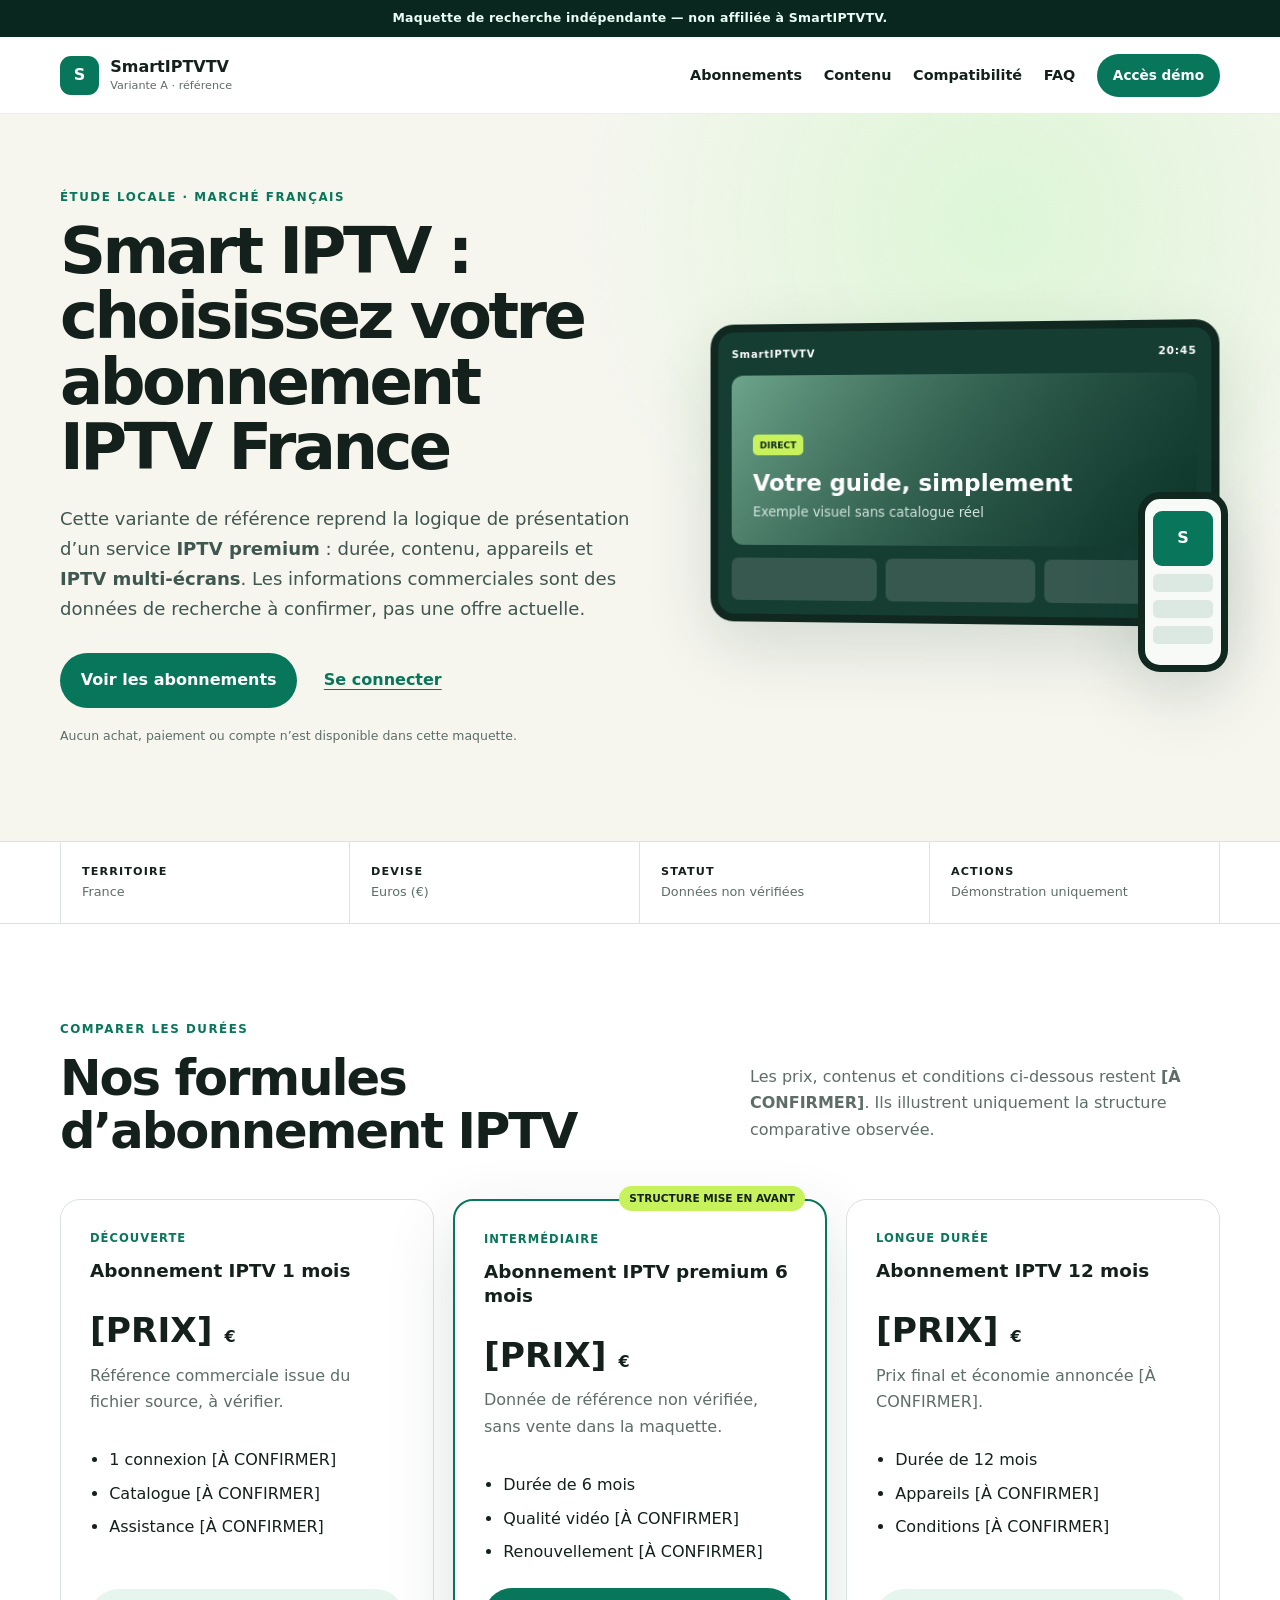
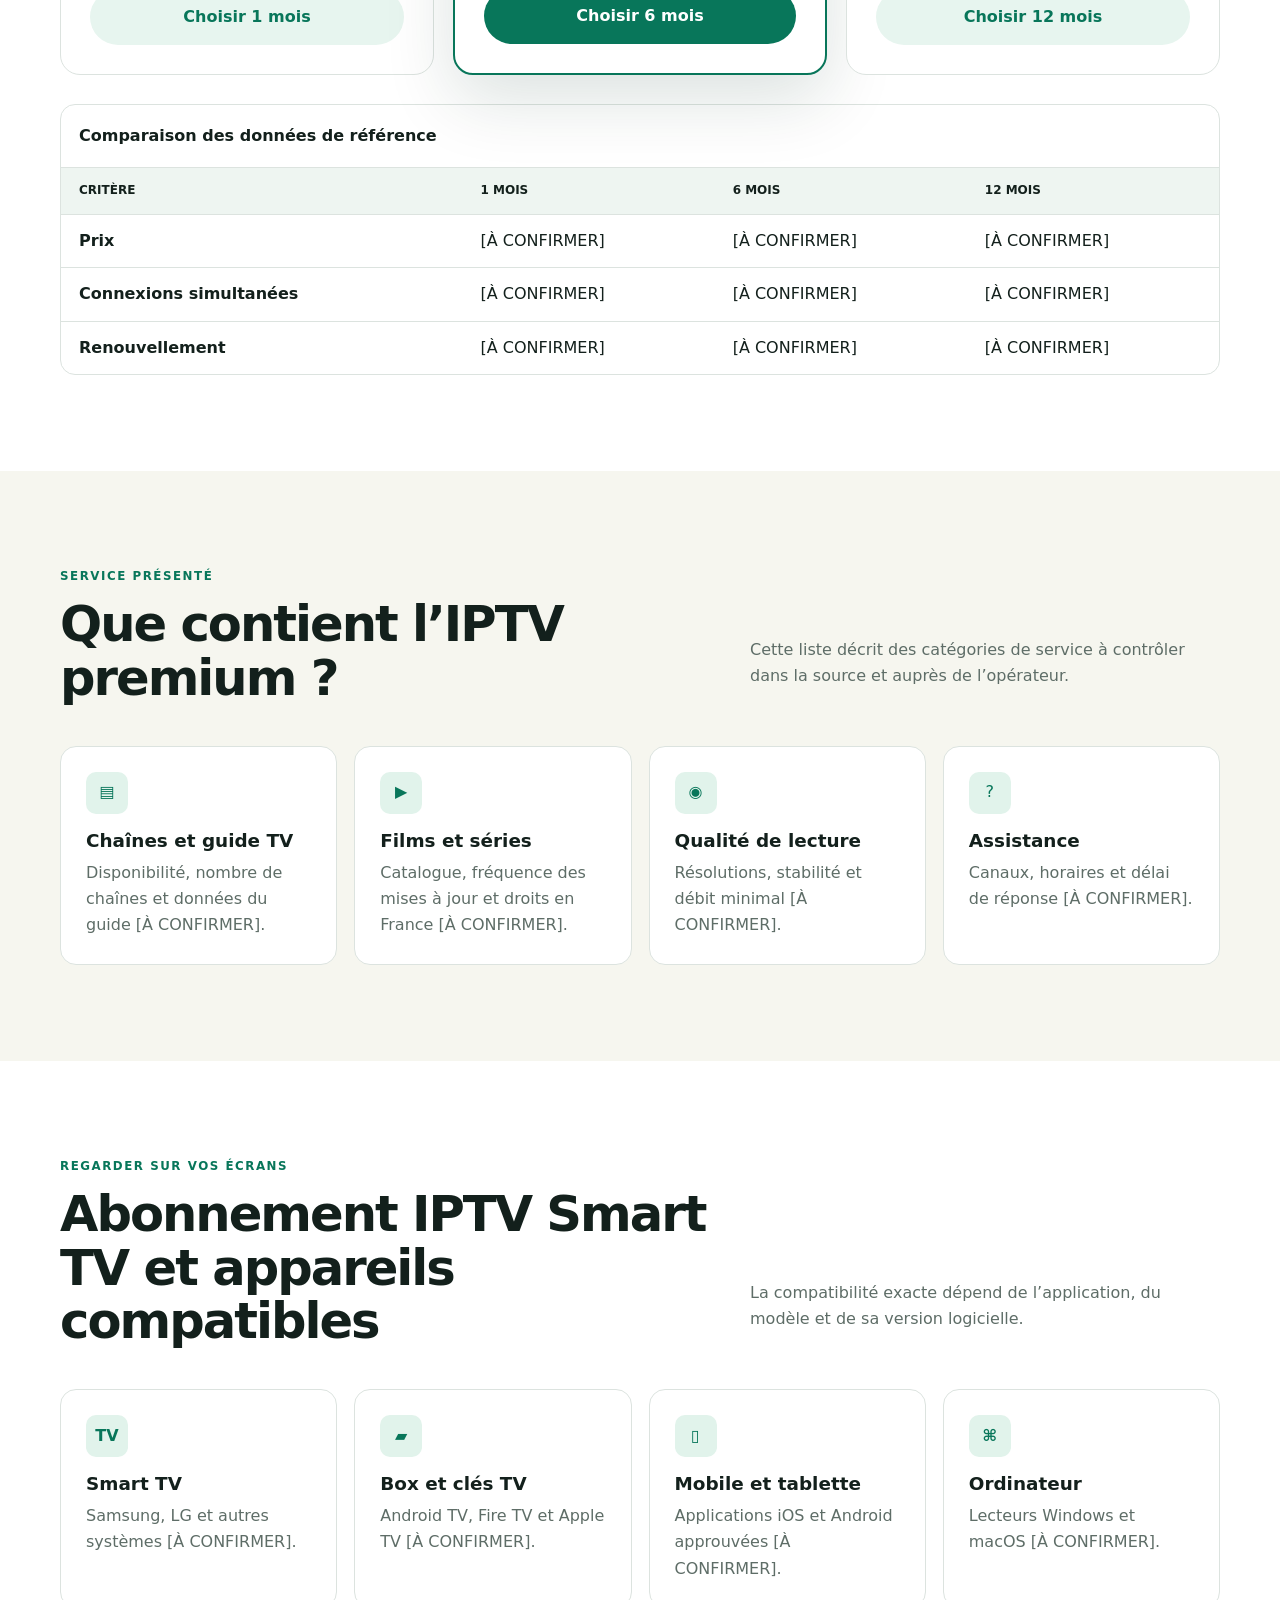
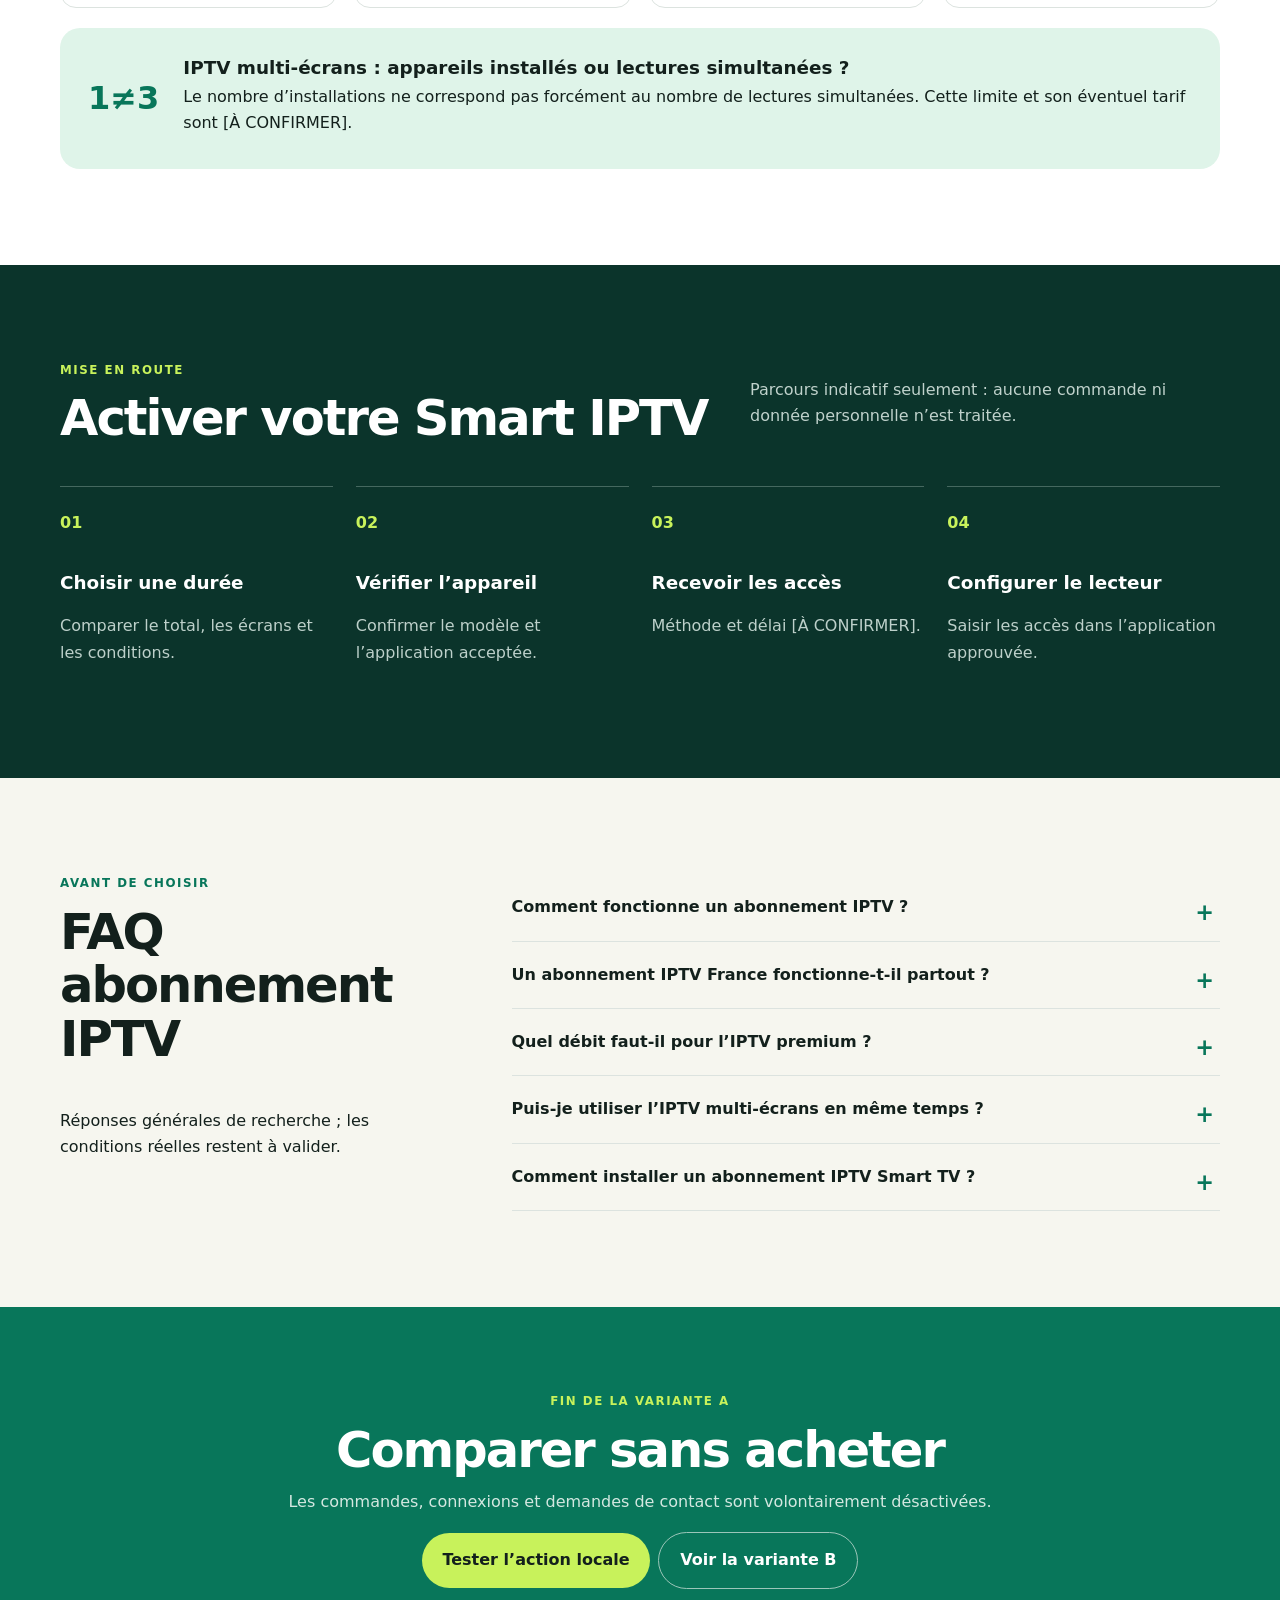
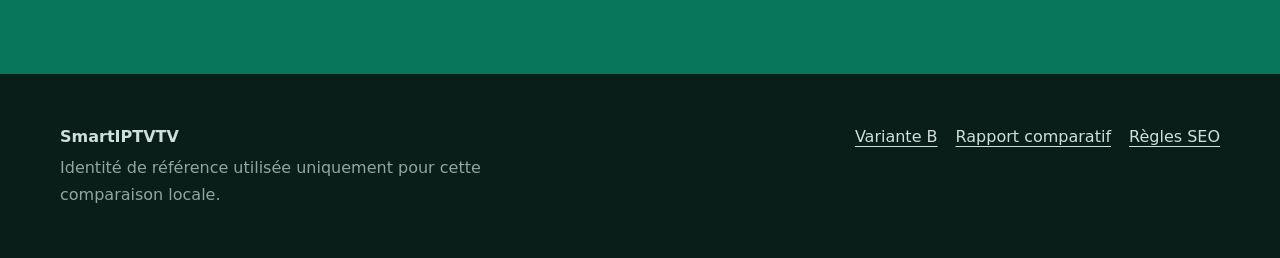
<file: index.html>
<!doctype html>
<html lang="fr-FR">
<head>
  <meta charset="utf-8">
  <meta name="viewport" content="width=device-width, initial-scale=1">
  <meta name="robots" content="noindex, nofollow">
  <title>Smart IPTV : abonnement IPTV France | SmartIPTVTV — maquette</title>
  <meta name="description" content="Maquette locale SmartIPTVTV : comparez un abonnement IPTV, l’IPTV premium, les appareils Smart TV et les options IPTV multi-écrans.">
  <link rel="stylesheet" href="styles.css">
  <script src="script.js" defer></script>
</head>
<body data-variant="reference">
  <a class="skip-link" href="#contenu">Aller au contenu</a>
  <div class="research-banner" role="note">Maquette de recherche indépendante — non affiliée à SmartIPTVTV.</div>
  <header class="site-header">
    <nav class="nav shell" aria-label="Navigation principale">
      <a class="brand" href="#accueil"><span class="brand-mark" aria-hidden="true">S</span><span><strong>SmartIPTVTV</strong><small>Variante A · référence</small></span></a>
      <button class="nav-toggle" type="button" aria-expanded="false" aria-controls="navigation"><span class="sr-only">Ouvrir le menu</span><span aria-hidden="true"></span></button>
      <div class="nav-links" id="navigation"><a href="#offres">Abonnements</a><a href="#contenu-abonnement">Contenu</a><a href="#compatibilite">Compatibilité</a><a href="#faq">FAQ</a><button class="button button-small" type="button" data-demo-action>Accès démo</button></div>
    </nav>
  </header>

  <main id="contenu">
    <section class="hero" id="accueil">
      <div class="shell hero-grid">
        <div>
          <p class="eyebrow">Étude locale · marché français</p>
          <h1>Smart IPTV : choisissez votre abonnement IPTV France</h1>
          <p class="lede">Cette variante de référence reprend la logique de présentation d’un service <strong>IPTV premium</strong> : durée, contenu, appareils et <strong>IPTV multi-écrans</strong>. Les informations commerciales sont des données de recherche à confirmer, pas une offre actuelle.</p>
          <div class="actions"><a class="button" href="#offres">Voir les abonnements</a><button class="text-button" type="button" data-demo-action>Se connecter</button></div>
          <p class="microcopy">Aucun achat, paiement ou compte n’est disponible dans cette maquette.</p>
        </div>
        <div class="device-stage" role="img" aria-label="Guide Smart IPTV affiché sur un téléviseur et un téléphone">
          <div class="screen"><div class="screen-bar"><span>SmartIPTVTV</span><span>20:45</span></div><div class="screen-feature"><span class="live">DIRECT</span><strong>Votre guide, simplement</strong><small>Exemple visuel sans catalogue réel</small></div><div class="tiles"><i></i><i></i><i></i></div></div>
          <div class="phone" aria-hidden="true"><b>S</b><i></i><i></i><i></i></div>
        </div>
      </div>
    </section>

    <section class="fact-strip" aria-label="Contexte de recherche"><div class="shell fact-grid"><p><strong>Territoire</strong><span>France</span></p><p><strong>Devise</strong><span>Euros (€)</span></p><p><strong>Statut</strong><span>Données non vérifiées</span></p><p><strong>Actions</strong><span>Démonstration uniquement</span></p></div></section>

    <section class="section" id="offres">
      <div class="shell">
        <div class="section-heading"><div><p class="eyebrow">Comparer les durées</p><h2>Nos formules d’abonnement IPTV</h2></div><p>Les prix, contenus et conditions ci-dessous restent <strong>[À CONFIRMER]</strong>. Ils illustrent uniquement la structure comparative observée.</p></div>
        <div class="plan-grid">
          <article class="plan"><p class="plan-label">Découverte</p><h3>Abonnement IPTV 1 mois</h3><p class="price">[PRIX] <span>€</span></p><p>Référence commerciale issue du fichier source, à vérifier.</p><ul><li>1 connexion [À CONFIRMER]</li><li>Catalogue [À CONFIRMER]</li><li>Assistance [À CONFIRMER]</li></ul><button class="button button-secondary" type="button" data-demo-action>Choisir 1 mois</button></article>
          <article class="plan plan-featured"><p class="badge">Structure mise en avant</p><p class="plan-label">Intermédiaire</p><h3>Abonnement IPTV premium 6 mois</h3><p class="price">[PRIX] <span>€</span></p><p>Donnée de référence non vérifiée, sans vente dans la maquette.</p><ul><li>Durée de 6 mois</li><li>Qualité vidéo [À CONFIRMER]</li><li>Renouvellement [À CONFIRMER]</li></ul><button class="button" type="button" data-demo-action>Choisir 6 mois</button></article>
          <article class="plan"><p class="plan-label">Longue durée</p><h3>Abonnement IPTV 12 mois</h3><p class="price">[PRIX] <span>€</span></p><p>Prix final et économie annoncée [À CONFIRMER].</p><ul><li>Durée de 12 mois</li><li>Appareils [À CONFIRMER]</li><li>Conditions [À CONFIRMER]</li></ul><button class="button button-secondary" type="button" data-demo-action>Choisir 12 mois</button></article>
        </div>
        <div class="table-wrap" tabindex="0"><table><caption>Comparaison des données de référence</caption><thead><tr><th scope="col">Critère</th><th scope="col">1 mois</th><th scope="col">6 mois</th><th scope="col">12 mois</th></tr></thead><tbody><tr><th scope="row">Prix</th><td>[À CONFIRMER]</td><td>[À CONFIRMER]</td><td>[À CONFIRMER]</td></tr><tr><th scope="row">Connexions simultanées</th><td>[À CONFIRMER]</td><td>[À CONFIRMER]</td><td>[À CONFIRMER]</td></tr><tr><th scope="row">Renouvellement</th><td>[À CONFIRMER]</td><td>[À CONFIRMER]</td><td>[À CONFIRMER]</td></tr></tbody></table></div>
      </div>
    </section>

    <section class="section soft" id="contenu-abonnement"><div class="shell"><div class="section-heading"><div><p class="eyebrow">Service présenté</p><h2>Que contient l’IPTV premium ?</h2></div><p>Cette liste décrit des catégories de service à contrôler dans la source et auprès de l’opérateur.</p></div><div class="feature-grid"><article><span aria-hidden="true">▤</span><h3>Chaînes et guide TV</h3><p>Disponibilité, nombre de chaînes et données du guide [À CONFIRMER].</p></article><article><span aria-hidden="true">▶</span><h3>Films et séries</h3><p>Catalogue, fréquence des mises à jour et droits en France [À CONFIRMER].</p></article><article><span aria-hidden="true">◉</span><h3>Qualité de lecture</h3><p>Résolutions, stabilité et débit minimal [À CONFIRMER].</p></article><article><span aria-hidden="true">?</span><h3>Assistance</h3><p>Canaux, horaires et délai de réponse [À CONFIRMER].</p></article></div></div></section>

    <section class="section" id="compatibilite"><div class="shell"><div class="section-heading"><div><p class="eyebrow">Regarder sur vos écrans</p><h2>Abonnement IPTV Smart TV et appareils compatibles</h2></div><p>La compatibilité exacte dépend de l’application, du modèle et de sa version logicielle.</p></div><div class="device-grid"><article><b aria-hidden="true">TV</b><h3>Smart TV</h3><p>Samsung, LG et autres systèmes [À CONFIRMER].</p></article><article><b aria-hidden="true">▰</b><h3>Box et clés TV</h3><p>Android TV, Fire TV et Apple TV [À CONFIRMER].</p></article><article><b aria-hidden="true">▯</b><h3>Mobile et tablette</h3><p>Applications iOS et Android approuvées [À CONFIRMER].</p></article><article><b aria-hidden="true">⌘</b><h3>Ordinateur</h3><p>Lecteurs Windows et macOS [À CONFIRMER].</p></article></div><aside class="notice"><span class="notice-number">1≠3</span><div><h3>IPTV multi-écrans : appareils installés ou lectures simultanées ?</h3><p>Le nombre d’installations ne correspond pas forcément au nombre de lectures simultanées. Cette limite et son éventuel tarif sont [À CONFIRMER].</p></div></aside></div></section>

    <section class="section dark"><div class="shell"><div class="section-heading light"><div><p class="eyebrow">Mise en route</p><h2>Activer votre Smart IPTV</h2></div><p>Parcours indicatif seulement : aucune commande ni donnée personnelle n’est traitée.</p></div><ol class="steps"><li><span>01</span><h3>Choisir une durée</h3><p>Comparer le total, les écrans et les conditions.</p></li><li><span>02</span><h3>Vérifier l’appareil</h3><p>Confirmer le modèle et l’application acceptée.</p></li><li><span>03</span><h3>Recevoir les accès</h3><p>Méthode et délai [À CONFIRMER].</p></li><li><span>04</span><h3>Configurer le lecteur</h3><p>Saisir les accès dans l’application approuvée.</p></li></ol></div></section>

    <section class="section soft" id="faq"><div class="shell faq-layout"><div><p class="eyebrow">Avant de choisir</p><h2>FAQ abonnement IPTV</h2><p>Réponses générales de recherche ; les conditions réelles restent à valider.</p></div><div class="faq-list"><details><summary>Comment fonctionne un abonnement IPTV ?</summary><p>Il fournit des accès à utiliser avec un lecteur compatible connecté à internet. Le mode de livraison et l’application sont [À CONFIRMER].</p></details><details><summary>Un abonnement IPTV France fonctionne-t-il partout ?</summary><p>La disponibilité géographique, les droits de contenu et les restrictions sont [À CONFIRMER].</p></details><details><summary>Quel débit faut-il pour l’IPTV premium ?</summary><p>Les débits recommandés par résolution sont [À CONFIRMER]. Une connexion stable reste indispensable.</p></details><details><summary>Puis-je utiliser l’IPTV multi-écrans en même temps ?</summary><p>Le nombre de flux simultanés dépend de la formule et doit être confirmé séparément du nombre d’appareils installés.</p></details><details><summary>Comment installer un abonnement IPTV Smart TV ?</summary><p>Vérifiez d’abord le modèle, puis installez uniquement l’application approuvée. Les instructions exactes sont [À CONFIRMER].</p></details></div></div></section>

    <section class="final-cta"><div class="shell"><p class="eyebrow">Fin de la variante A</p><h2>Comparer sans acheter</h2><p>Les commandes, connexions et demandes de contact sont volontairement désactivées.</p><button class="button button-light" type="button" data-demo-action>Tester l’action locale</button><a class="button button-outline" href="experimental.html">Voir la variante B</a></div></section>
  </main>
  <footer><div class="shell footer-row"><div><strong>SmartIPTVTV</strong><p>Identité de référence utilisée uniquement pour cette comparaison locale.</p></div><div><a href="experimental.html">Variante B</a><a href="COMPARISON_REPORT.md">Rapport comparatif</a><a href="SEO_RULES.md">Règles SEO</a></div></div></footer>
  <div class="demo-toast" role="status" aria-live="polite" hidden>Action désactivée : maquette locale, aucune donnée transmise.</div>
</body>
</html>
</file>
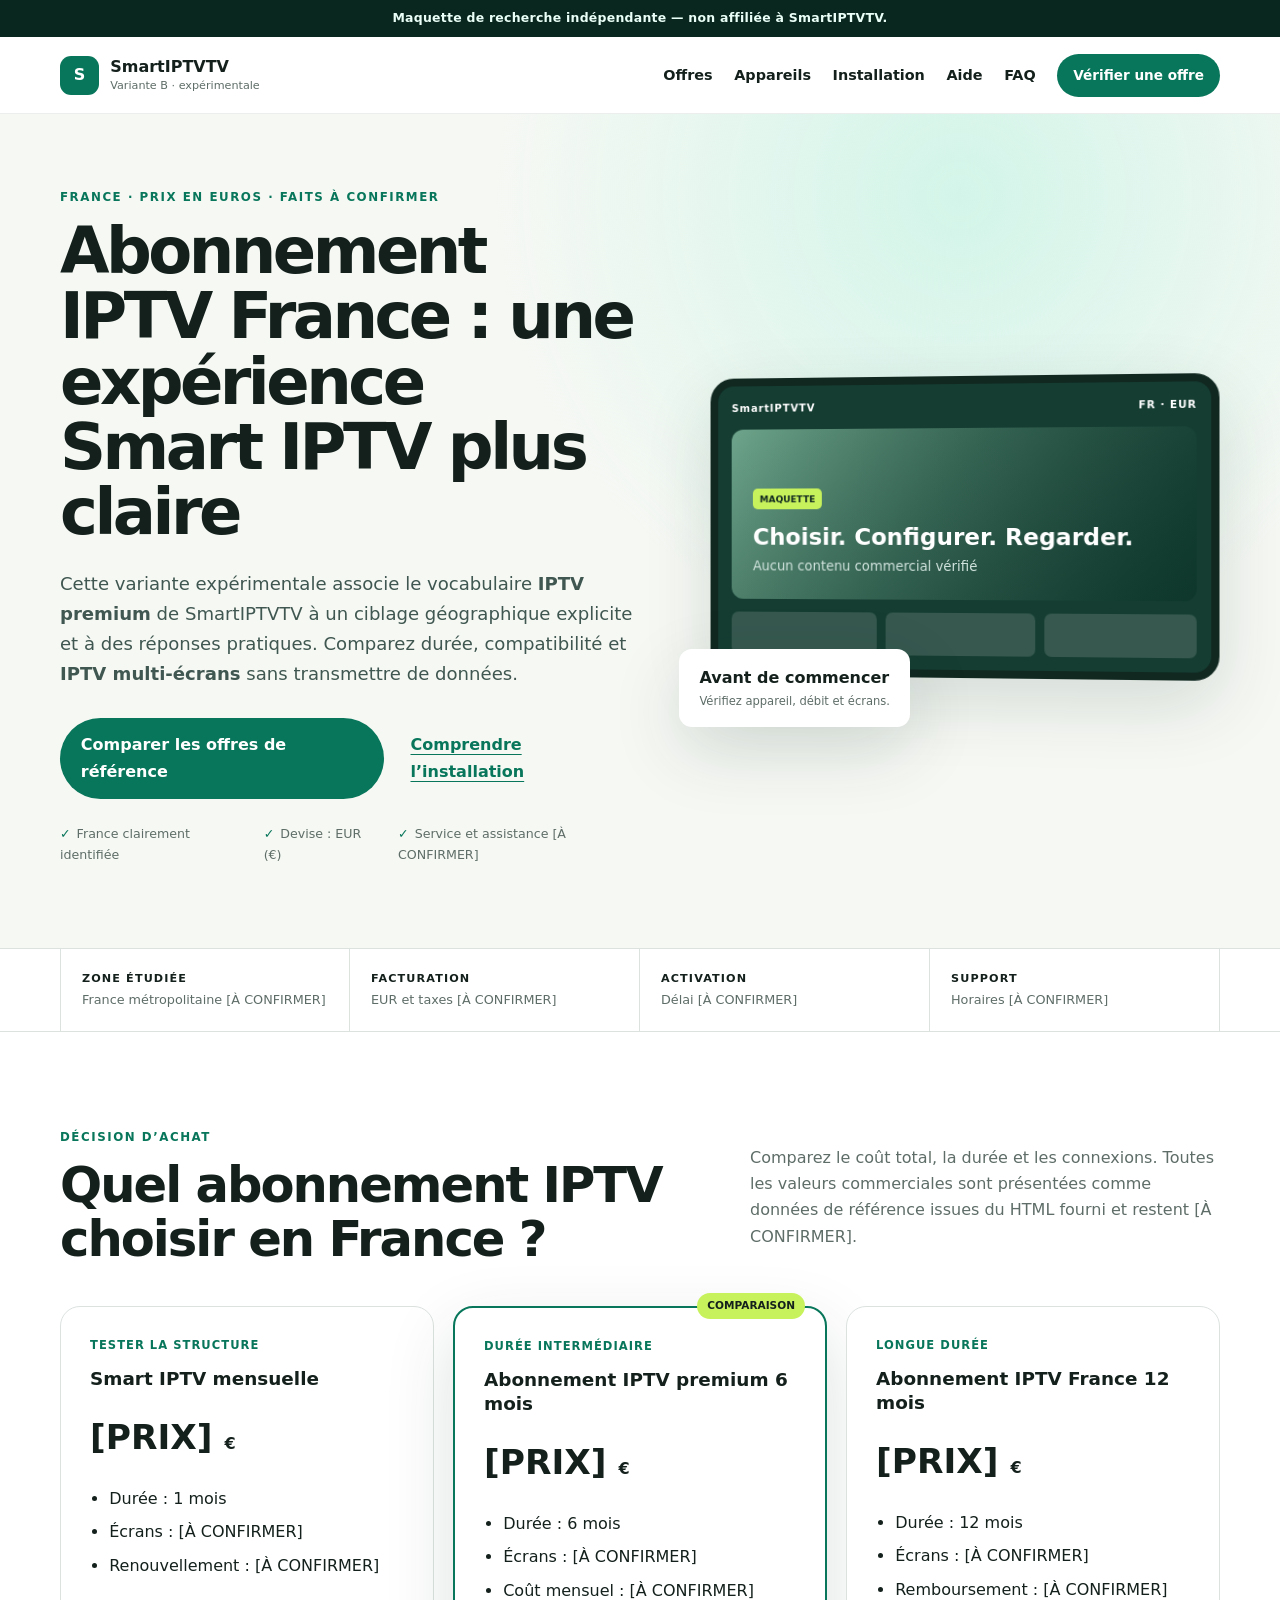
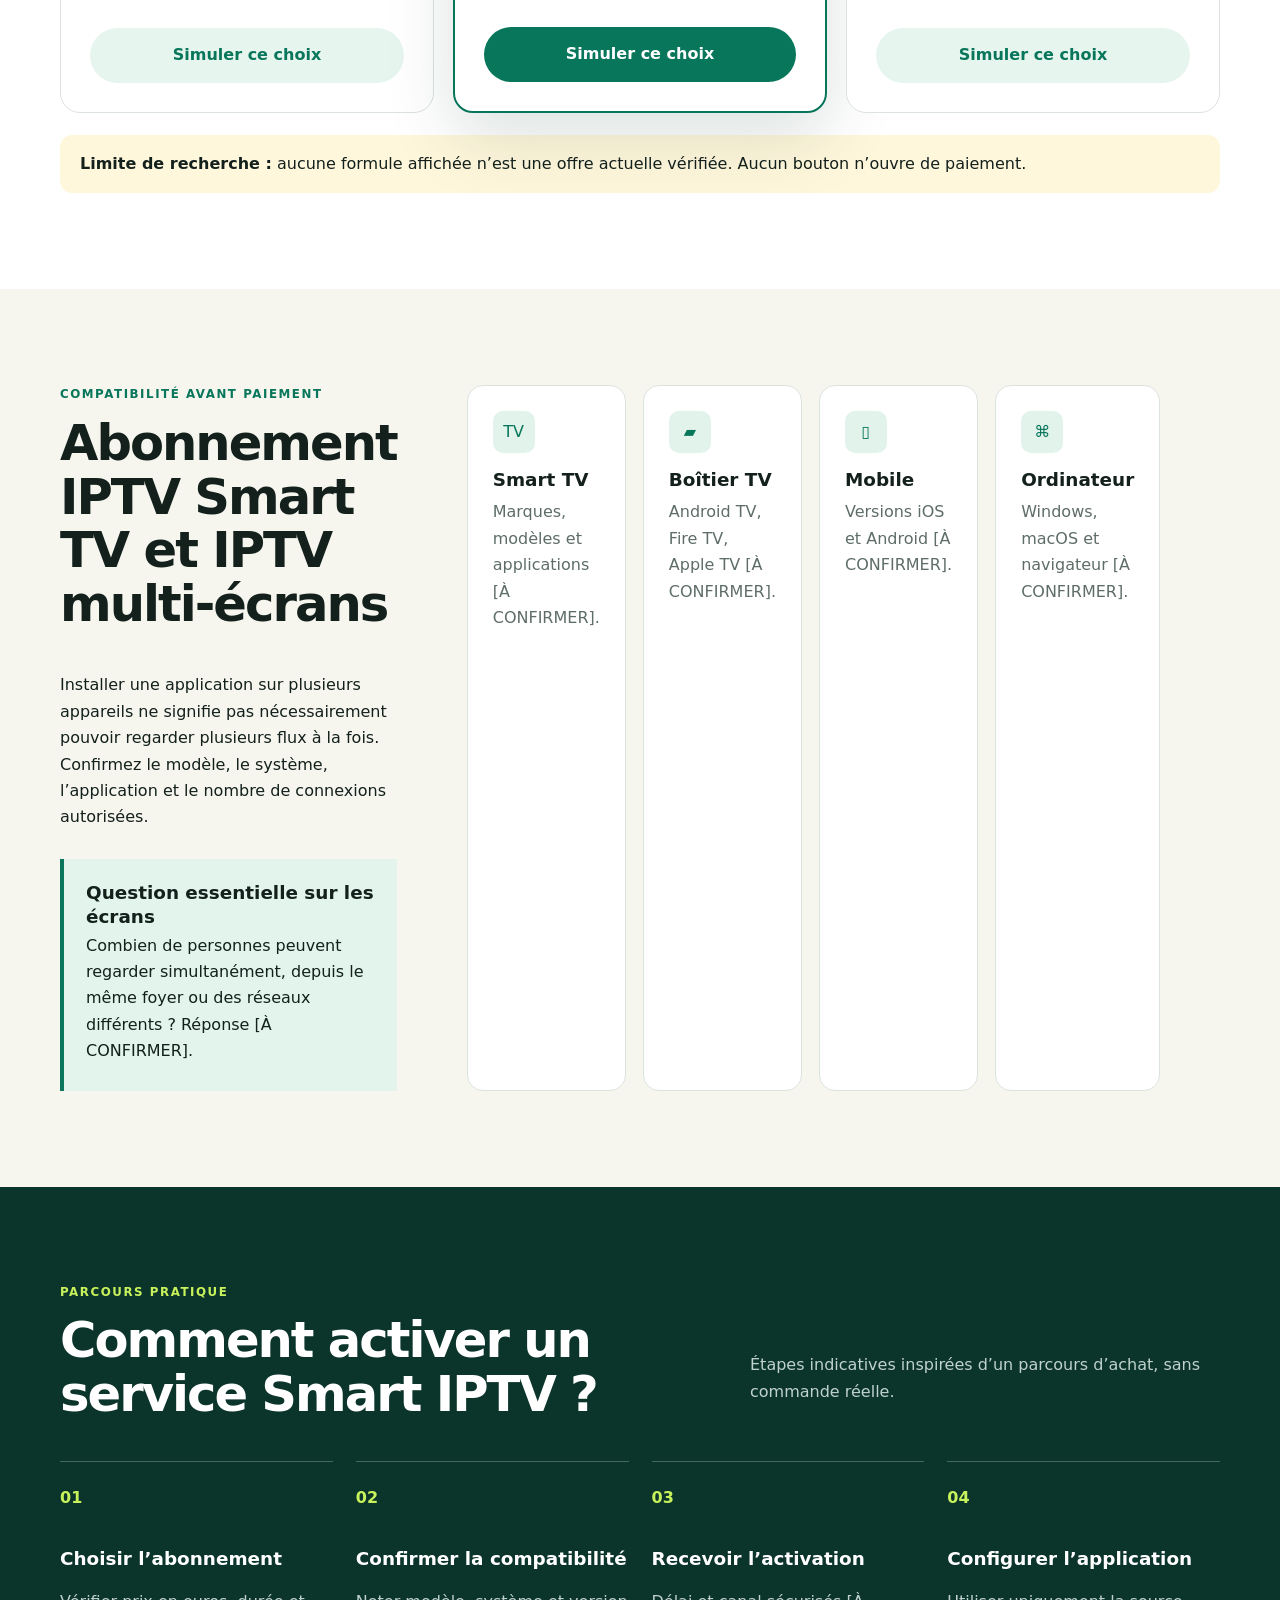
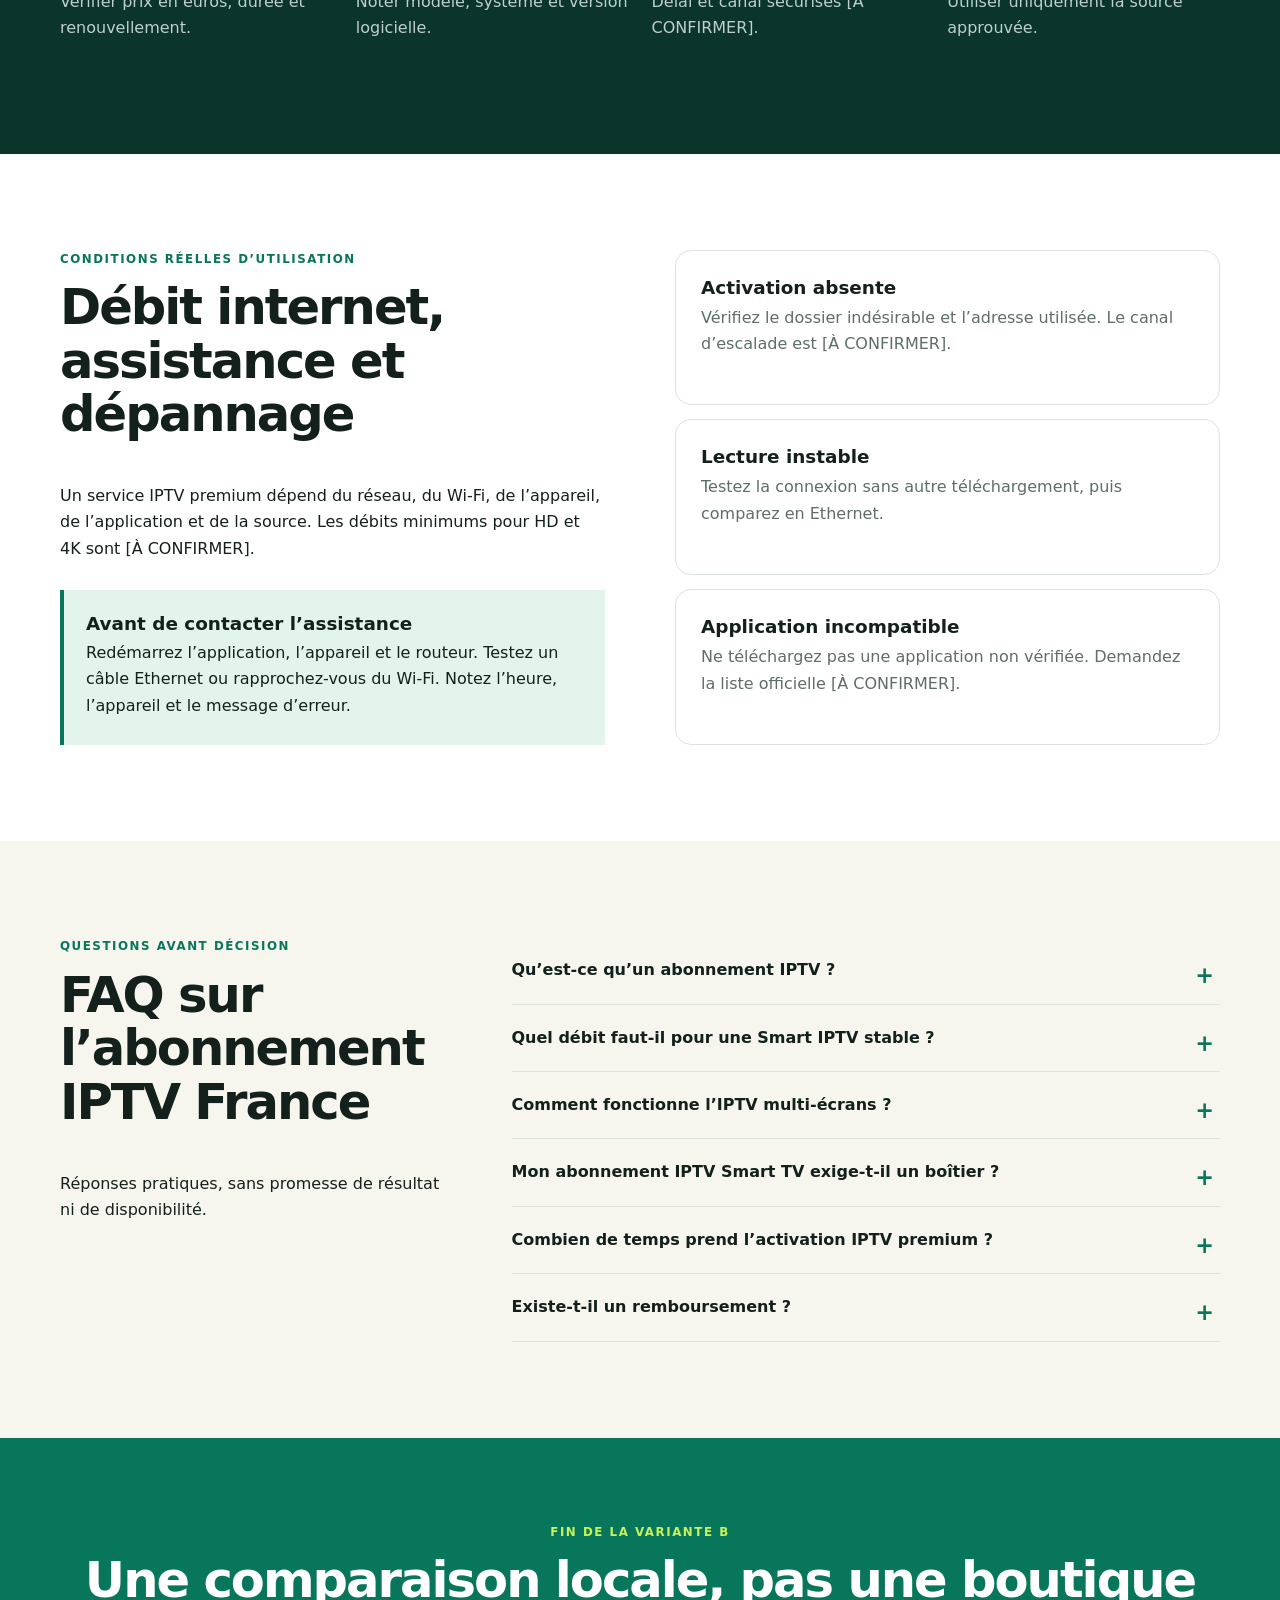
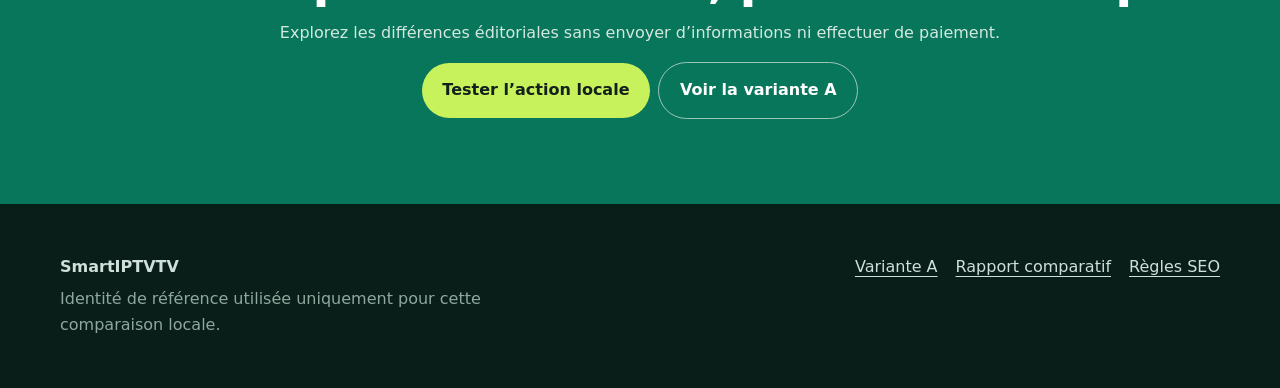
<file: experimental.html>
<!doctype html>
<html lang="fr-FR">
<head>
  <meta charset="utf-8">
  <meta name="viewport" content="width=device-width, initial-scale=1">
  <meta name="robots" content="noindex, nofollow">
  <title>Abonnement IPTV France et Smart IPTV | SmartIPTVTV — étude</title>
  <meta name="description" content="Étude locale SmartIPTVTV d’un abonnement IPTV France : offres IPTV premium, compatibilité Smart TV, IPTV multi-écrans, installation et dépannage.">
  <link rel="stylesheet" href="styles.css">
  <script src="script.js" defer></script>
</head>
<body data-variant="experimental">
  <a class="skip-link" href="#contenu">Aller au contenu</a>
  <div class="research-banner" role="note">Maquette de recherche indépendante — non affiliée à SmartIPTVTV.</div>
  <header class="site-header"><nav class="nav shell" aria-label="Navigation principale"><a class="brand" href="#accueil"><span class="brand-mark" aria-hidden="true">S</span><span><strong>SmartIPTVTV</strong><small>Variante B · expérimentale</small></span></a><button class="nav-toggle" type="button" aria-expanded="false" aria-controls="navigation"><span class="sr-only">Ouvrir le menu</span><span aria-hidden="true"></span></button><div class="nav-links" id="navigation"><a href="#offres">Offres</a><a href="#appareils">Appareils</a><a href="#installation">Installation</a><a href="#aide">Aide</a><a href="#faq">FAQ</a><button class="button button-small" type="button" data-demo-action>Vérifier une offre</button></div></nav></header>

  <main id="contenu">
    <section class="hero hero-experiment" id="accueil"><div class="shell hero-grid"><div><p class="eyebrow">France · prix en euros · faits à confirmer</p><h1>Abonnement IPTV France : une expérience Smart IPTV plus claire</h1><p class="lede">Cette variante expérimentale associe le vocabulaire <strong>IPTV premium</strong> de SmartIPTVTV à un ciblage géographique explicite et à des réponses pratiques. Comparez durée, compatibilité et <strong>IPTV multi-écrans</strong> sans transmettre de données.</p><div class="actions"><a class="button" href="#offres">Comparer les offres de référence</a><a class="text-button" href="#installation">Comprendre l’installation</a></div><ul class="hero-points"><li>France clairement identifiée</li><li>Devise : EUR (€)</li><li>Service et assistance [À CONFIRMER]</li></ul></div><div class="device-stage" role="img" aria-label="Interface IPTV premium sur une Smart TV en France"><div class="screen"><div class="screen-bar"><span>SmartIPTVTV</span><span>FR · EUR</span></div><div class="screen-feature"><span class="live">MAQUETTE</span><strong>Choisir. Configurer. Regarder.</strong><small>Aucun contenu commercial vérifié</small></div><div class="tiles"><i></i><i></i><i></i></div></div><div class="research-card"><strong>Avant de commencer</strong><span>Vérifiez appareil, débit et écrans.</span></div></div></div></section>

    <section class="fact-strip" aria-label="Informations essentielles"><div class="shell fact-grid"><p><strong>Zone étudiée</strong><span>France métropolitaine [À CONFIRMER]</span></p><p><strong>Facturation</strong><span>EUR et taxes [À CONFIRMER]</span></p><p><strong>Activation</strong><span>Délai [À CONFIRMER]</span></p><p><strong>Support</strong><span>Horaires [À CONFIRMER]</span></p></div></section>

    <section class="section" id="offres"><div class="shell"><div class="section-heading"><div><p class="eyebrow">Décision d’achat</p><h2>Quel abonnement IPTV choisir en France ?</h2></div><p>Comparez le coût total, la durée et les connexions. Toutes les valeurs commerciales sont présentées comme données de référence issues du HTML fourni et restent [À CONFIRMER].</p></div><div class="plan-grid"><article class="plan"><p class="plan-label">Tester la structure</p><h3>Smart IPTV mensuelle</h3><p class="price">[PRIX] <span>€</span></p><ul><li>Durée : 1 mois</li><li>Écrans : [À CONFIRMER]</li><li>Renouvellement : [À CONFIRMER]</li></ul><button class="button button-secondary" type="button" data-demo-action>Simuler ce choix</button></article><article class="plan plan-featured"><p class="badge">Comparaison</p><p class="plan-label">Durée intermédiaire</p><h3>Abonnement IPTV premium 6 mois</h3><p class="price">[PRIX] <span>€</span></p><ul><li>Durée : 6 mois</li><li>Écrans : [À CONFIRMER]</li><li>Coût mensuel : [À CONFIRMER]</li></ul><button class="button" type="button" data-demo-action>Simuler ce choix</button></article><article class="plan"><p class="plan-label">Longue durée</p><h3>Abonnement IPTV France 12 mois</h3><p class="price">[PRIX] <span>€</span></p><ul><li>Durée : 12 mois</li><li>Écrans : [À CONFIRMER]</li><li>Remboursement : [À CONFIRMER]</li></ul><button class="button button-secondary" type="button" data-demo-action>Simuler ce choix</button></article></div><p class="source-note"><strong>Limite de recherche :</strong> aucune formule affichée n’est une offre actuelle vérifiée. Aucun bouton n’ouvre de paiement.</p></div></section>

    <section class="section soft" id="appareils"><div class="shell split"><div><p class="eyebrow">Compatibilité avant paiement</p><h2>Abonnement IPTV Smart TV et IPTV multi-écrans</h2><p>Installer une application sur plusieurs appareils ne signifie pas nécessairement pouvoir regarder plusieurs flux à la fois. Confirmez le modèle, le système, l’application et le nombre de connexions autorisées.</p><div class="callout"><h3>Question essentielle sur les écrans</h3><p>Combien de personnes peuvent regarder simultanément, depuis le même foyer ou des réseaux différents ? Réponse [À CONFIRMER].</p></div></div><div class="feature-grid"><article><span aria-hidden="true">TV</span><h3>Smart TV</h3><p>Marques, modèles et applications [À CONFIRMER].</p></article><article><span aria-hidden="true">▰</span><h3>Boîtier TV</h3><p>Android TV, Fire TV, Apple TV [À CONFIRMER].</p></article><article><span aria-hidden="true">▯</span><h3>Mobile</h3><p>Versions iOS et Android [À CONFIRMER].</p></article><article><span aria-hidden="true">⌘</span><h3>Ordinateur</h3><p>Windows, macOS et navigateur [À CONFIRMER].</p></article></div></div></section>

    <section class="section dark" id="installation"><div class="shell"><div class="section-heading light"><div><p class="eyebrow">Parcours pratique</p><h2>Comment activer un service Smart IPTV ?</h2></div><p>Étapes indicatives inspirées d’un parcours d’achat, sans commande réelle.</p></div><ol class="steps"><li><span>01</span><h3>Choisir l’abonnement</h3><p>Vérifier prix en euros, durée et renouvellement.</p></li><li><span>02</span><h3>Confirmer la compatibilité</h3><p>Noter modèle, système et version logicielle.</p></li><li><span>03</span><h3>Recevoir l’activation</h3><p>Délai et canal sécurisés [À CONFIRMER].</p></li><li><span>04</span><h3>Configurer l’application</h3><p>Utiliser uniquement la source approuvée.</p></li></ol></div></section>

    <section class="section" id="aide"><div class="shell support-layout"><div><p class="eyebrow">Conditions réelles d’utilisation</p><h2>Débit internet, assistance et dépannage</h2><p>Un service IPTV premium dépend du réseau, du Wi-Fi, de l’appareil, de l’application et de la source. Les débits minimums pour HD et 4K sont [À CONFIRMER].</p><div class="callout"><h3>Avant de contacter l’assistance</h3><p>Redémarrez l’application, l’appareil et le routeur. Testez un câble Ethernet ou rapprochez-vous du Wi-Fi. Notez l’heure, l’appareil et le message d’erreur.</p></div></div><div class="support-cards"><article><h3>Activation absente</h3><p>Vérifiez le dossier indésirable et l’adresse utilisée. Le canal d’escalade est [À CONFIRMER].</p></article><article><h3>Lecture instable</h3><p>Testez la connexion sans autre téléchargement, puis comparez en Ethernet.</p></article><article><h3>Application incompatible</h3><p>Ne téléchargez pas une application non vérifiée. Demandez la liste officielle [À CONFIRMER].</p></article></div></div></section>

    <section class="section soft" id="faq"><div class="shell faq-layout"><div><p class="eyebrow">Questions avant décision</p><h2>FAQ sur l’abonnement IPTV France</h2><p>Réponses pratiques, sans promesse de résultat ni de disponibilité.</p></div><div class="faq-list"><details><summary>Qu’est-ce qu’un abonnement IPTV ?</summary><p>Il permet d’accéder, via internet et une application compatible, aux contenus autorisés par le fournisseur. Catalogue et droits en France [À CONFIRMER].</p></details><details><summary>Quel débit faut-il pour une Smart IPTV stable ?</summary><p>Le seuil dépend de la résolution et des usages du foyer. Les recommandations officielles du service sont [À CONFIRMER].</p></details><details><summary>Comment fonctionne l’IPTV multi-écrans ?</summary><p>Chaque flux simultané peut nécessiter une connexion distincte. Le nombre inclus par formule est [À CONFIRMER].</p></details><details><summary>Mon abonnement IPTV Smart TV exige-t-il un boîtier ?</summary><p>Pas nécessairement : cela dépend du téléviseur, du système et des applications acceptées. La liste compatible est [À CONFIRMER].</p></details><details><summary>Combien de temps prend l’activation IPTV premium ?</summary><p>Le délai, le canal de livraison et les horaires d’assistance sont [À CONFIRMER].</p></details><details><summary>Existe-t-il un remboursement ?</summary><p>Les conditions d’annulation, d’essai, de renouvellement et de remboursement doivent être lues avant tout paiement réel.</p></details></div></div></section>

    <section class="final-cta"><div class="shell"><p class="eyebrow">Fin de la variante B</p><h2>Une comparaison locale, pas une boutique</h2><p>Explorez les différences éditoriales sans envoyer d’informations ni effectuer de paiement.</p><button class="button button-light" type="button" data-demo-action>Tester l’action locale</button><a class="button button-outline" href="index.html">Voir la variante A</a></div></section>
  </main>
  <footer><div class="shell footer-row"><div><strong>SmartIPTVTV</strong><p>Identité de référence utilisée uniquement pour cette comparaison locale.</p></div><div><a href="index.html">Variante A</a><a href="COMPARISON_REPORT.md">Rapport comparatif</a><a href="SEO_RULES.md">Règles SEO</a></div></div></footer>
  <div class="demo-toast" role="status" aria-live="polite" hidden>Action désactivée : maquette locale, aucune donnée transmise.</div>
</body>
</html>
</file>
<file: styles.css>
:root {
  --ink: #13201c; --muted: #5e6d67; --green: #08765a; --green-dark: #0b342b;
  --lime: #c8f25b; --cream: #f6f6ef; --white: #fff; --line: #dce3df;
  --radius: 20px; --shadow: 0 24px 70px rgba(9, 48, 37, .14);
}
* { box-sizing: border-box; }
html { scroll-behavior: smooth; }
body { margin: 0; color: var(--ink); background: var(--white); font: 16px/1.65 Inter, ui-sans-serif, system-ui, -apple-system, BlinkMacSystemFont, "Segoe UI", sans-serif; }
a { color: inherit; } button, a { touch-action: manipulation; }
.shell { width: min(1160px, calc(100% - 40px)); margin-inline: auto; }
.sr-only { position: absolute; width: 1px; height: 1px; padding: 0; margin: -1px; overflow: hidden; clip: rect(0, 0, 0, 0); white-space: nowrap; border: 0; }
.skip-link { position: fixed; z-index: 100; top: .5rem; left: .5rem; padding: .7rem 1rem; background: white; transform: translateY(-150%); border-radius: 8px; }
.skip-link:focus { transform: none; }
.research-banner { position: sticky; top: 0; z-index: 70; padding: 8px 20px; color: #eafff7; background: #09271f; text-align: center; font-size: .78rem; font-weight: 800; letter-spacing: .02em; }
.site-header { position: sticky; top: 39px; z-index: 60; background: rgba(255, 255, 255, .94); border-bottom: 1px solid rgba(19, 32, 28, .08); backdrop-filter: blur(14px); }
.nav { min-height: 74px; display: flex; align-items: center; justify-content: space-between; }
.brand { display: flex; align-items: center; gap: .7rem; text-decoration: none; }
.brand-mark { display: grid; place-items: center; width: 39px; height: 39px; color: white; background: var(--green); border-radius: 11px; font-weight: 900; }
.brand strong, .brand small { display: block; line-height: 1.15; } .brand small { margin-top: 4px; color: var(--muted); font-size: .7rem; }
.nav-links { display: flex; align-items: center; gap: 1.35rem; } .nav-links > a { font-size: .9rem; font-weight: 750; text-decoration: none; }
.nav-toggle { display: none; }
.button { display: inline-flex; justify-content: center; align-items: center; border: 0; border-radius: 999px; padding: .9rem 1.3rem; color: white; background: var(--green); font: inherit; font-weight: 850; text-decoration: none; cursor: pointer; transition: transform .2s, box-shadow .2s; }
.button:hover { transform: translateY(-2px); box-shadow: 0 10px 24px rgba(8, 118, 90, .22); } .button-small { padding: .65rem 1rem; font-size: .85rem; }
.button-secondary { color: var(--green); background: #e7f5ef; } .text-button { border: 0; padding: .4rem; color: var(--green); background: transparent; font: inherit; font-weight: 850; text-decoration: underline; text-underline-offset: 4px; cursor: pointer; }
.hero { overflow: hidden; padding: 76px 0 82px; background: radial-gradient(circle at 78% 15%, #ddf6d7, transparent 36%), var(--cream); }
.hero-experiment { background: radial-gradient(circle at 75% 10%, #d3f5e9, transparent 38%), #f6f8f4; }
.hero-grid { display: grid; grid-template-columns: 1.05fr .95fr; gap: 64px; align-items: center; }
.eyebrow { margin: 0 0 12px; color: var(--green); font-size: .74rem; font-weight: 900; letter-spacing: .13em; text-transform: uppercase; }
h1, h2, h3, p { margin-top: 0; } h1 { margin-bottom: 24px; font-size: clamp(2.6rem, 5vw, 4.7rem); line-height: 1.02; letter-spacing: -.055em; } h2 { font-size: clamp(2rem, 4vw, 3.1rem); line-height: 1.08; letter-spacing: -.04em; } h3 { font-size: 1.15rem; line-height: 1.3; }
.lede { max-width: 680px; color: #3f5750; font-size: 1.13rem; } .actions { display: flex; align-items: center; gap: 20px; margin-top: 29px; } .microcopy { margin-top: 18px; color: var(--muted); font-size: .78rem; }
.hero-points { display: flex; gap: 22px; margin: 25px 0 0; padding: 0; color: var(--muted); list-style: none; font-size: .79rem; } .hero-points li::before { content: "✓"; margin-right: 6px; color: var(--green); font-weight: 900; }
.device-stage { position: relative; min-height: 410px; display: grid; place-items: center; }
.screen { position: relative; z-index: 2; width: 100%; max-width: 510px; min-height: 300px; padding: 14px; color: white; background: #153d32; border: 8px solid #102820; border-radius: 24px; box-shadow: var(--shadow); transform: perspective(900px) rotateY(-4deg); }
.screen-bar { display: flex; justify-content: space-between; font-size: .65rem; font-weight: 800; letter-spacing: .08em; }
.screen-feature { display: flex; flex-direction: column; justify-content: end; min-height: 172px; margin: 13px 0; padding: 22px; background: linear-gradient(120deg, rgba(9, 48, 37, .15), rgba(9, 48, 37, .82)), linear-gradient(135deg, #80b99d, #265447); border-radius: 12px; }
.screen-feature strong { margin-top: 9px; font-size: 1.45rem; } .screen-feature small { color: #d3e5df; } .live { align-self: start; padding: 3px 7px; color: #102820; background: var(--lime); border-radius: 5px; font-size: .58rem; font-weight: 900; }
.tiles { display: grid; grid-template-columns: repeat(3, 1fr); gap: 9px; } .tiles i { height: 43px; background: rgba(255, 255, 255, .14); border-radius: 7px; }
.phone { position: absolute; z-index: 4; right: -8px; bottom: 6px; width: 90px; height: 180px; padding: 12px 8px; background: #f8faf7; border: 7px solid #102820; border-radius: 22px; box-shadow: var(--shadow); } .phone b { display: grid; place-items: center; height: 55px; color: white; background: var(--green); border-radius: 9px; } .phone i { display: block; height: 18px; margin-top: 8px; background: #dce9e3; border-radius: 5px; }
.research-card { position: absolute; z-index: 4; left: -20px; bottom: 5px; padding: 16px 20px; background: white; border-radius: 13px; box-shadow: var(--shadow); } .research-card strong, .research-card span { display: block; } .research-card span { color: var(--muted); font-size: .72rem; }
.fact-strip { border-block: 1px solid var(--line); } .fact-grid { display: grid; grid-template-columns: repeat(4, 1fr); } .fact-grid p { margin: 0; padding: 21px; border-right: 1px solid var(--line); } .fact-grid p:first-child { border-left: 1px solid var(--line); } .fact-grid strong, .fact-grid span { display: block; } .fact-grid strong { font-size: .7rem; text-transform: uppercase; letter-spacing: .1em; } .fact-grid span { color: var(--muted); font-size: .8rem; }
.section { padding: 96px 0; } .soft { background: var(--cream); } .section-heading { display: flex; justify-content: space-between; align-items: end; gap: 40px; margin-bottom: 40px; } .section-heading > div { max-width: 650px; } .section-heading h2 { margin-bottom: 0; } .section-heading > p { max-width: 470px; color: var(--muted); }
.plan-grid { display: grid; grid-template-columns: repeat(3, 1fr); gap: 19px; } .plan { position: relative; display: flex; flex-direction: column; padding: 29px; background: white; border: 1px solid var(--line); border-radius: var(--radius); } .plan-featured { border: 2px solid var(--green); box-shadow: var(--shadow); } .plan-label { color: var(--green); font-size: .72rem; font-weight: 900; letter-spacing: .09em; text-transform: uppercase; } .plan .price { margin-bottom: 4px; font-size: 2.15rem; font-weight: 900; } .price span { font-size: 1rem; } .plan > p:not(.price):not(.plan-label):not(.badge) { color: var(--muted); } .plan ul { flex: 1; padding-left: 1.2rem; } .plan li { margin-bottom: 7px; } .badge { position: absolute; top: -15px; right: 20px; padding: 4px 10px; background: var(--lime); border-radius: 99px; font-size: .66rem; font-weight: 900; text-transform: uppercase; }
.table-wrap { margin-top: 29px; overflow-x: auto; border: 1px solid var(--line); border-radius: 15px; } .table-wrap:focus { outline: 3px solid var(--lime); outline-offset: 3px; } table { width: 100%; min-width: 680px; border-collapse: collapse; text-align: left; } caption { padding: 18px; text-align: left; font-weight: 900; } th, td { padding: 13px 18px; border-top: 1px solid var(--line); } thead th { background: #eef5f1; font-size: .75rem; text-transform: uppercase; }
.source-note { margin: 22px 0 0; padding: 16px 20px; background: #fff7dc; border-radius: 12px; }
.feature-grid, .device-grid { display: grid; grid-template-columns: repeat(4, 1fr); gap: 17px; } .feature-grid article, .device-grid article, .support-cards article { padding: 25px; background: white; border: 1px solid var(--line); border-radius: 16px; } .feature-grid article > span, .device-grid article > b { display: grid; place-items: center; width: 42px; height: 42px; color: var(--green); background: #e1f3eb; border-radius: 10px; } .feature-grid h3, .device-grid h3 { margin: 15px 0 7px; } .feature-grid p, .device-grid p { margin: 0; color: var(--muted); }
.notice { display: grid; grid-template-columns: auto 1fr; gap: 24px; align-items: center; margin-top: 20px; padding: 28px; background: #dff4e9; border-radius: var(--radius); } .notice-number { font-size: 2rem; font-weight: 900; color: var(--green); } .notice h3, .notice p { margin-bottom: 4px; }
.dark { color: white; background: var(--green-dark); } .dark .eyebrow { color: var(--lime); } .light > p { color: #c0d2cc; } .steps { display: grid; grid-template-columns: repeat(4, 1fr); gap: 23px; margin: 0; padding: 0; list-style: none; } .steps li { padding-top: 23px; border-top: 1px solid #45685f; } .steps span { display: inline-block; margin-bottom: 35px; color: var(--lime); font-weight: 900; } .steps p { color: #bdd0ca; }
.faq-layout, .split, .support-layout { display: grid; grid-template-columns: .7fr 1.3fr; gap: 70px; } .split { grid-template-columns: .75fr 1.25fr; } .support-layout { grid-template-columns: 1fr 1fr; } .callout { margin-top: 28px; padding: 22px; background: #e2f4ec; border-left: 4px solid var(--green); } .callout h3, .callout p { margin-bottom: 4px; } .support-cards { display: grid; gap: 14px; } .support-cards h3 { margin-bottom: 5px; } .support-cards p { margin: 0; color: var(--muted); }
.faq-list details { border-bottom: 1px solid var(--line); } .faq-list summary { position: relative; padding: 20px 38px 20px 0; font-weight: 850; cursor: pointer; list-style: none; } .faq-list summary::-webkit-details-marker { display: none; } .faq-list summary::after { content: "+"; position: absolute; right: 6px; color: var(--green); font-size: 1.4rem; } .faq-list details[open] summary::after { content: "−"; } .faq-list details p { padding-right: 35px; color: var(--muted); }
.final-cta { padding: 85px 0; color: white; background: var(--green); text-align: center; } .final-cta .eyebrow { color: var(--lime); } .final-cta h2 { margin-bottom: 12px; } .final-cta > .shell > p:not(.eyebrow) { color: #d4e8e1; } .button-light { color: var(--ink); background: var(--lime); } .button-outline { margin-left: 8px; background: transparent; border: 1px solid #9bc6b9; }
footer { padding: 50px 0; color: #cfdfda; background: #091e18; } .footer-row { display: flex; justify-content: space-between; gap: 50px; } .footer-row p { max-width: 500px; margin: 5px 0 0; color: #8ea79f; } .footer-row > div:last-child { display: flex; gap: 18px; align-items: start; } .footer-row a { text-underline-offset: 4px; }
.demo-toast { position: fixed; z-index: 100; right: 20px; bottom: 20px; max-width: 380px; padding: 15px 20px; color: white; background: #13201c; border: 1px solid #4d655d; border-radius: 12px; box-shadow: var(--shadow); }
@media (max-width: 900px) {
  .site-header { top: 55px; } .nav-toggle { display: block; position: relative; width: 43px; height: 43px; background: white; border: 1px solid var(--line); border-radius: 10px; } .nav-toggle span[aria-hidden] { position: absolute; top: 20px; left: 12px; width: 18px; height: 2px; background: var(--ink); } .nav-toggle span[aria-hidden]::before, .nav-toggle span[aria-hidden]::after { content: ""; position: absolute; left: 0; width: 18px; height: 2px; background: var(--ink); } .nav-toggle span[aria-hidden]::before { top: -6px; } .nav-toggle span[aria-hidden]::after { top: 6px; }
  .nav-links { display: none; position: absolute; top: 74px; right: 0; left: 0; flex-direction: column; align-items: stretch; padding: 20px; background: white; border-bottom: 1px solid var(--line); box-shadow: 0 15px 30px rgba(0,0,0,.08); } .nav-links.open { display: flex; }
  .hero-grid, .faq-layout, .split, .support-layout { grid-template-columns: 1fr; } .hero-grid { gap: 30px; } .device-stage { min-height: 370px; } .section-heading { display: block; } .section-heading > p { margin-top: 17px; } .plan-grid { grid-template-columns: 1fr; } .plan-featured { order: -1; } .feature-grid, .device-grid, .steps { grid-template-columns: repeat(2, 1fr); } .fact-grid { grid-template-columns: repeat(2, 1fr); } .fact-grid p:nth-child(3) { border-left: 1px solid var(--line); } .footer-row { flex-direction: column; }
}
@media (max-width: 600px) {
  .shell { width: min(100% - 28px, 1160px); } .research-banner { min-height: 55px; display: grid; place-items: center; padding: 7px 14px; line-height: 1.35; } .hero { padding: 55px 0 65px; } .actions, .hero-points { align-items: stretch; flex-direction: column; } .device-stage { min-height: 285px; } .screen { min-height: 230px; } .screen-feature { min-height: 120px; padding: 15px; } .phone { display: none; } .research-card { left: 4px; bottom: -14px; } .section { padding: 68px 0; } .feature-grid, .device-grid, .steps, .fact-grid { grid-template-columns: 1fr; } .fact-grid p, .fact-grid p:nth-child(3) { border-left: 1px solid var(--line); } .notice { grid-template-columns: 1fr; } .steps span { margin-bottom: 12px; } .button-outline { margin: 8px 0 0; } .footer-row > div:last-child { flex-direction: column; } .demo-toast { right: 14px; bottom: 14px; left: 14px; }
}
@media (prefers-reduced-motion: reduce) { html { scroll-behavior: auto; } .button { transition: none; } }
</file>
